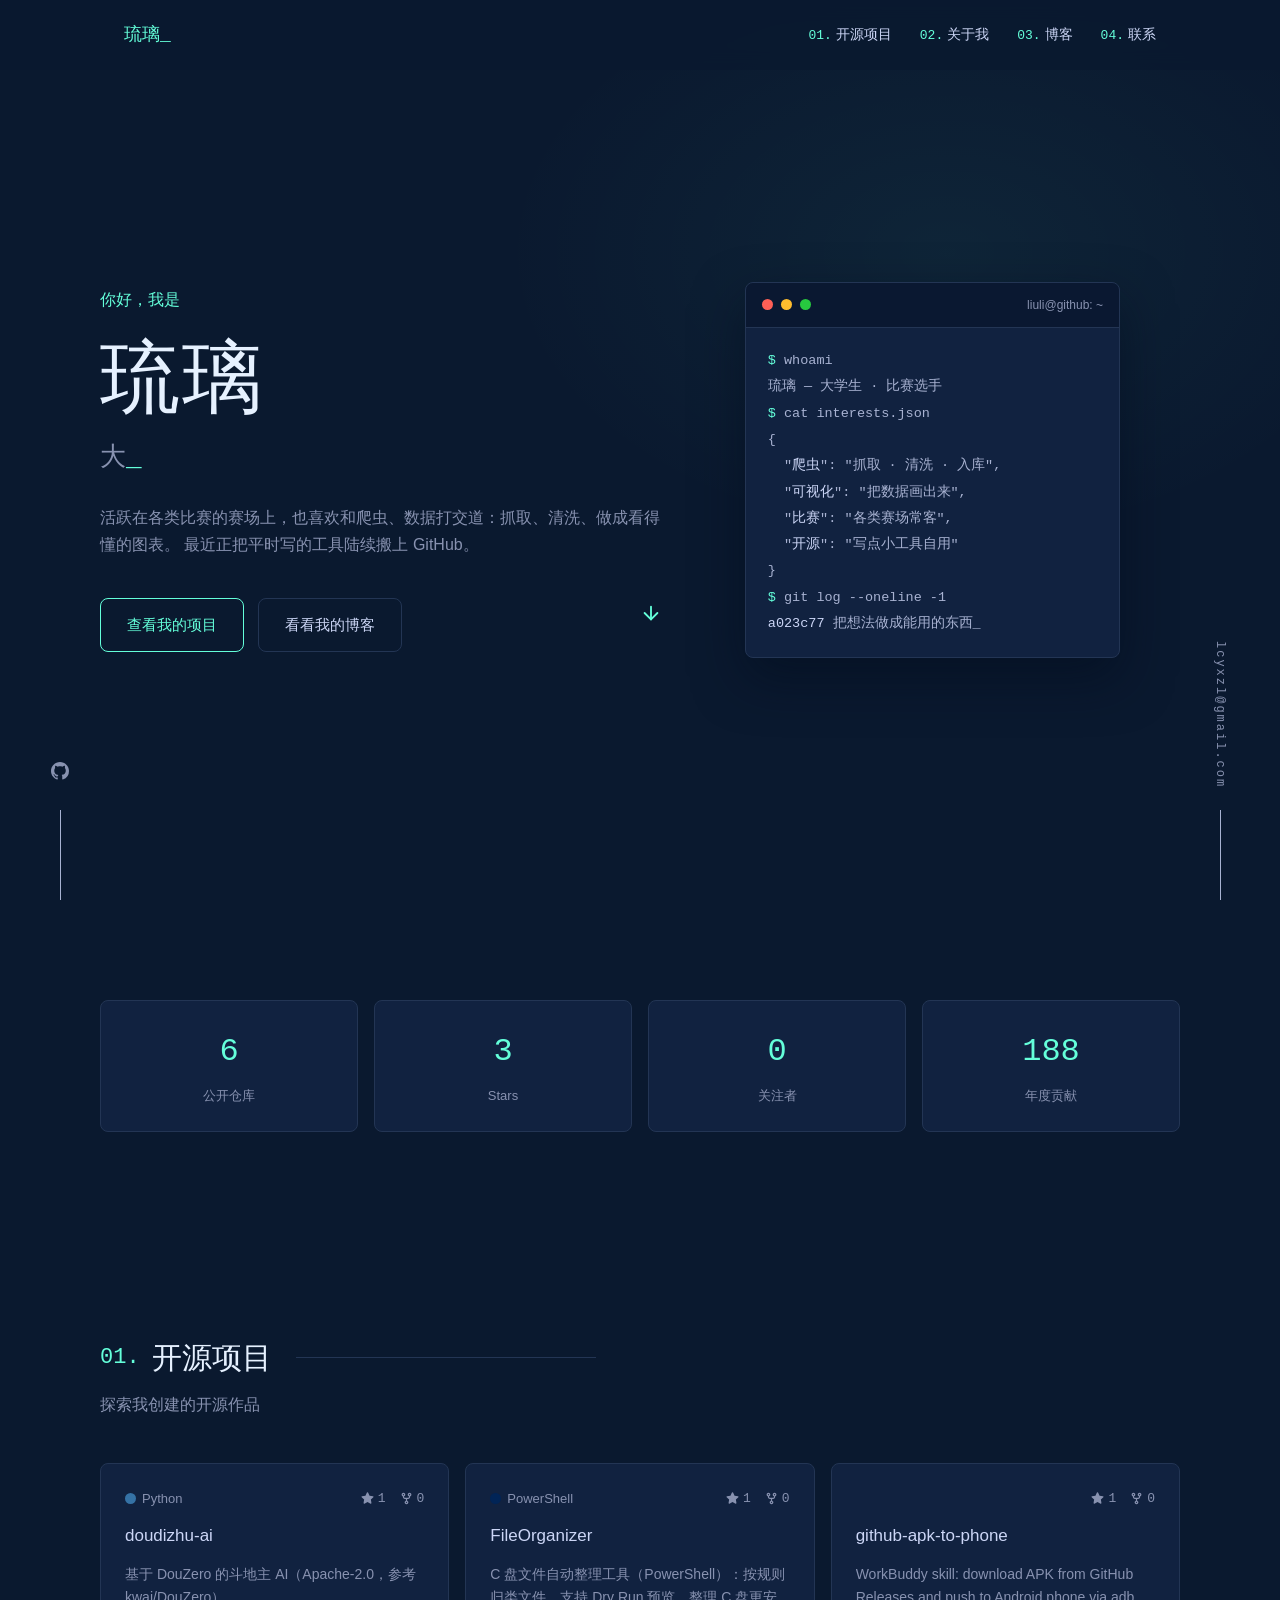
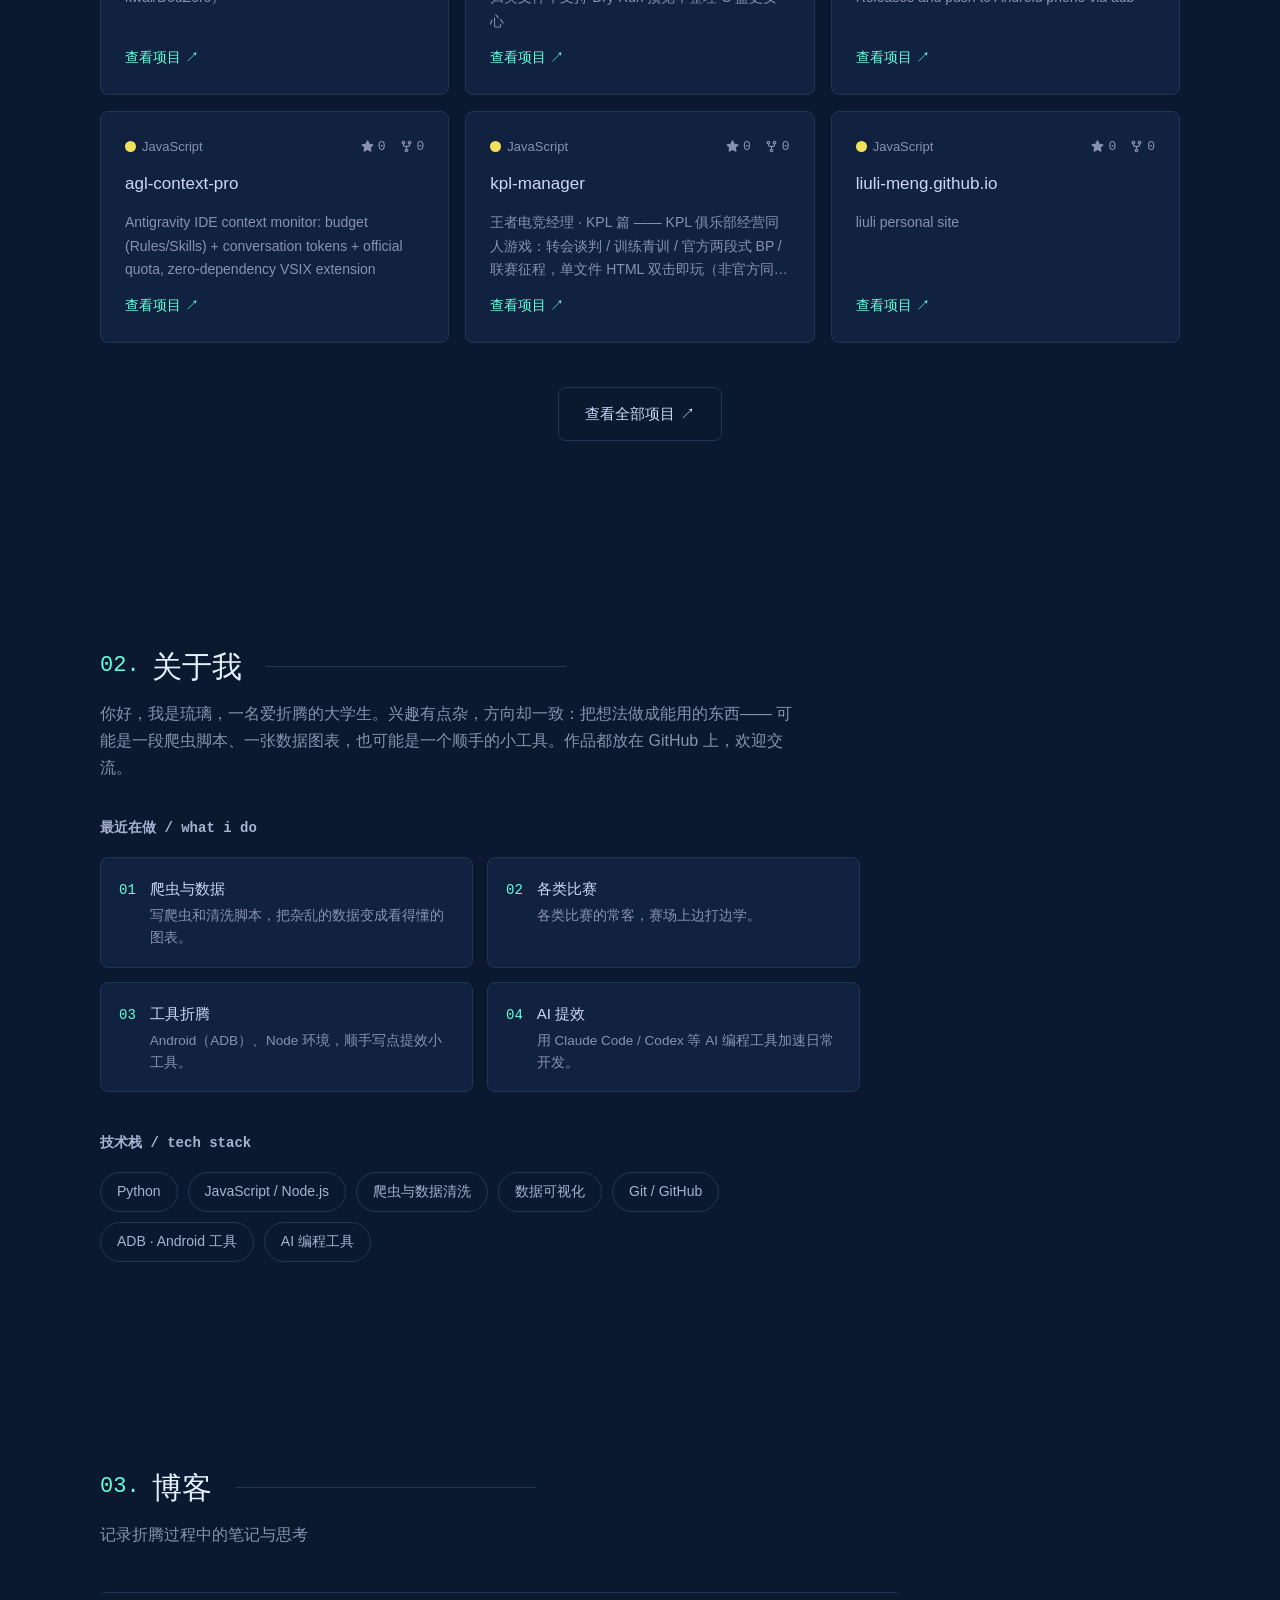
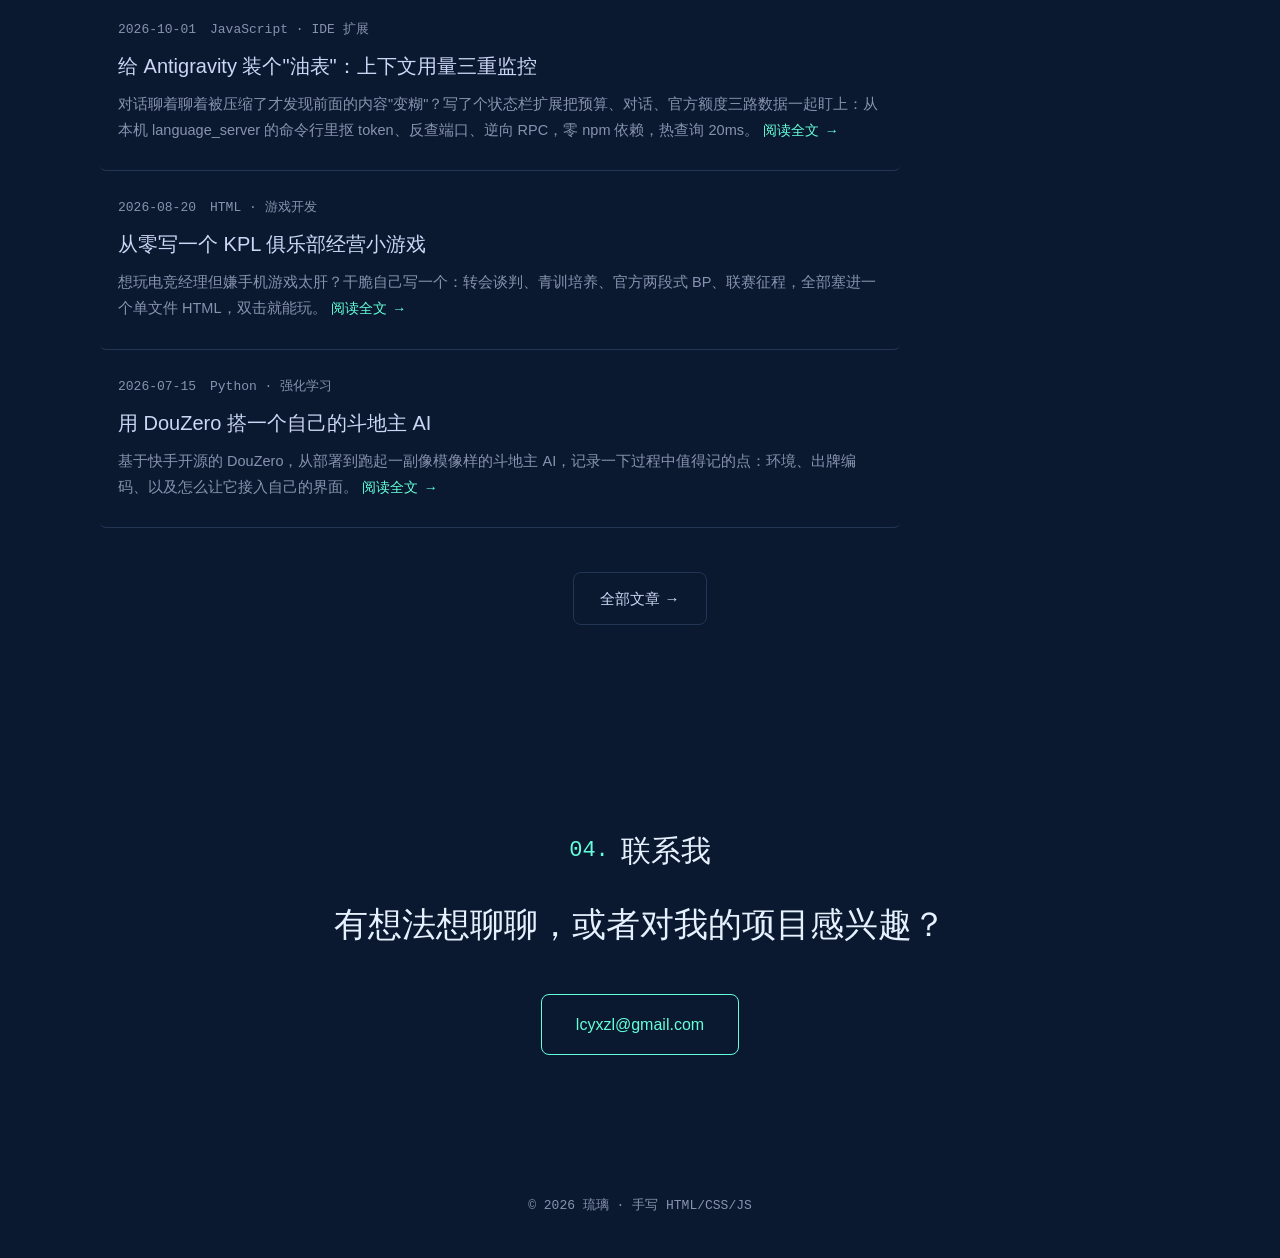
<file: index.html>
<!DOCTYPE html>
<html lang="zh-CN">
<head>
<meta charset="UTF-8">
<meta name="viewport" content="width=device-width, initial-scale=1.0">
<title>琉璃 · 个人主页</title>
<meta name="description" content="琉璃的个人主页：开源项目、技术栈与关于我。">
<meta name="theme-color" content="#0a192f">
<meta name="color-scheme" content="dark">
<!-- 预连接 GitHub 数据接口，首页统计和仓库列表拉取更快 -->
<link rel="preconnect" href="https://api.github.com" crossorigin>
<link rel="preconnect" href="https://github-contributions-api.jogruber.de" crossorigin>
<meta property="og:title" content="琉璃 · 个人主页">
<meta property="og:description" content="大学生 / 比赛选手 / 爬虫与数据可视化玩家。开源项目与联系方式都在这里。">
<meta property="og:type" content="website">
<meta property="og:url" content="https://liuli-meng.github.io/">
<meta property="og:image" content="https://liuli-meng.github.io/og-image.png">
<meta name="twitter:card" content="summary_large_image">
<link rel="icon" href="data:image/svg+xml,%3Csvg xmlns='http://www.w3.org/2000/svg' viewBox='0 0 64 64'%3E%3Crect width='64' height='64' rx='14' fill='%230a192f'/%3E%3Ctext x='32' y='45' font-family='monospace' font-size='36' font-weight='bold' fill='%2364ffda' text-anchor='middle'%3E%3E_%3C/text%3E%3C/svg%3E">
<link rel="stylesheet" href="css/style.css">
</head>
<body>

<!-- 左侧社交栏（电脑端）。填好 B 站 uid 后可照 GitHub 这条加回 Bilibili 图标链接 -->
<div class="side side-left">
  <a href="https://github.com/liuli-meng" target="_blank" rel="noopener" aria-label="GitHub">
    <svg viewBox="0 0 16 16" width="18" height="18" fill="currentColor"><path d="M8 0C3.58 0 0 3.58 0 8c0 3.54 2.29 6.53 5.47 7.59.4.07.55-.17.55-.38 0-.19-.01-.82-.01-1.49-2.01.37-2.53-.49-2.69-.94-.09-.23-.48-.94-.82-1.13-.28-.15-.68-.52-.01-.53.63-.01 1.08.58 1.23.82.72 1.21 1.87.87 2.33.66.07-.52.28-.87.51-1.07-1.78-.2-3.64-.89-3.64-3.95 0-.87.31-1.59.82-2.15-.08-.2-.36-1.02.08-2.12 0 0 .67-.21 2.2.82.64-.18 1.32-.27 2-.27s1.36.09 2 .27c1.53-1.04 2.2-.82 2.2-.82.44 1.1.16 1.92.08 2.12.51.56.82 1.27.82 2.15 0 3.07-1.87 3.75-3.65 3.95.29.25.54.73.54 1.48 0 1.07-.01 1.93-.01 2.2 0 .21.15.46.55.38A8.01 8.01 0 0 0 16 8c0-4.42-3.58-8-8-8z"/></svg>
  </a>
  <span class="side-line"></span>
</div>

<!-- 右侧邮箱栏（电脑端） -->
<div class="side side-right">
  <a class="mono" href="mailto:lcyxzl@gmail.com">lcyxzl@gmail.com</a>
  <span class="side-line"></span>
</div>

<!-- 顶部导航 -->
<header class="nav" id="nav">
  <div class="nav-inner">
    <a href="#top" class="nav-logo mono">琉璃<span class="logo-cursor">_</span></a>
    <nav class="nav-links" id="navLinks">
      <a href="#projects"><span class="mono">01.</span>开源项目</a>
      <a href="#about"><span class="mono">02.</span>关于我</a>
      <a href="#blog"><span class="mono">03.</span>博客</a>
      <a href="#contact"><span class="mono">04.</span>联系</a>
    </nav>
    <button class="nav-toggle" id="navToggle" aria-label="打开菜单" aria-controls="navLinks" aria-expanded="false">
      <span></span><span></span><span></span>
    </button>
  </div>
</header>

<main id="top">

  <!-- 首页 -->
  <section class="hero">
    <div class="hero-inner">
      <div class="hero-text">
        <p class="hero-greet mono">你好，我是</p>
        <h1 class="hero-name">琉璃</h1>
        <p class="hero-role mono" id="typewriter"></p>
        <p class="hero-desc">
          活跃在各类比赛的赛场上，也喜欢和爬虫、数据打交道：抓取、清洗、做成看得懂的图表。
          最近正把平时写的工具陆续搬上 GitHub。
        </p>
        <div class="hero-actions">
          <a class="btn btn-green" href="#projects">查看我的项目</a>
          <a class="btn btn-ghost" href="#blog">看看我的博客</a>
        </div>
      </div>
      <div class="hero-code" aria-hidden="true">
      <div class="code-bar"><span></span><span></span><span></span><em>liuli@github: ~</em></div>
      <pre class="code-body mono"><span class="c-prompt">$</span> whoami
琉璃 — 大学生 · 比赛选手
<span class="c-prompt">$</span> cat interests.json
{
  "<span class="c-key">爬虫</span>": "抓取 · 清洗 · 入库",
  "<span class="c-key">可视化</span>": "把数据画出来",
  "<span class="c-key">比赛</span>": "各类赛场常客",
  "<span class="c-key">开源</span>": "写点小工具自用"
}
<span class="c-prompt">$</span> git log --oneline -1
<span class="c-key">a023c77</span> 把想法做成能用的东西_</pre>
    </div>
    <a class="hero-scroll" href="#stats" aria-label="向下滚动查看更多">
      <svg width="22" height="22" viewBox="0 0 24 24" fill="none" stroke="currentColor" stroke-width="2" stroke-linecap="round" stroke-linejoin="round" aria-hidden="true"><path d="M12 5v14"/><path d="m19 12-7 7-7-7"/></svg>
    </a>
  </section>

  <!-- GitHub 统计 -->
  <section class="section" id="stats">
    <div class="section-inner stats-grid">
      <div class="stat-card">
        <div class="stat-num mono" id="statRepos">—</div>
        <div class="stat-label">公开仓库</div>
      </div>
      <div class="stat-card">
        <div class="stat-num mono" id="statStars">—</div>
        <div class="stat-label">Stars</div>
      </div>
      <div class="stat-card">
        <div class="stat-num mono" id="statFollowers">—</div>
        <div class="stat-label">关注者</div>
      </div>
      <div class="stat-card">
        <div class="stat-num mono" id="statContrib">—</div>
        <div class="stat-label">年度贡献</div>
      </div>
    </div>
  </section>

  <!-- 开源项目 -->
  <section class="section" id="projects">
    <div class="section-inner">
      <h2 class="section-title"><span class="title-num mono">01.</span>开源项目</h2>
      <p class="section-desc">探索我创建的开源作品</p>
      <div class="grid" id="repoGrid"><!-- 由 js/main.js 渲染 --></div>
      <div class="grid-more">
        <a class="btn btn-ghost" id="githubLink" href="https://github.com/liuli-meng" target="_blank" rel="noopener">查看全部项目 ↗</a>
      </div>
      <noscript><p class="section-desc" style="margin-top:16px;">项目列表由 JavaScript 渲染：请启用 JavaScript，或直接到 <a href="https://github.com/liuli-meng" target="_blank" rel="noopener">GitHub 主页</a>查看。</p></noscript>
    </div>
  </section>

  <!-- 关于我 -->
  <section class="section" id="about">
    <div class="section-inner">
      <h2 class="section-title"><span class="title-num mono">02.</span>关于我</h2>
      <p class="about-text">
        你好，我是琉璃，一名爱折腾的大学生。兴趣有点杂，方向却一致：把想法做成能用的东西——
        可能是一段爬虫脚本、一张数据图表，也可能是一个顺手的小工具。作品都放在 GitHub 上，欢迎交流。
      </p>
      <h3 class="skill-group-title mono">最近在做 / what i do</h3>
      <div class="doing-grid">
        <div class="doing-item">
          <span class="doing-num mono">01</span>
          <div>
            <h4 class="doing-title">爬虫与数据</h4>
            <p class="doing-text">写爬虫和清洗脚本，把杂乱的数据变成看得懂的图表。</p>
          </div>
        </div>
        <div class="doing-item">
          <span class="doing-num mono">02</span>
          <div>
            <h4 class="doing-title">各类比赛</h4>
            <p class="doing-text">各类比赛的常客，赛场上边打边学。</p>
          </div>
        </div>
        <div class="doing-item">
          <span class="doing-num mono">03</span>
          <div>
            <h4 class="doing-title">工具折腾</h4>
            <p class="doing-text">Android（ADB）、Node 环境，顺手写点提效小工具。</p>
          </div>
        </div>
        <div class="doing-item">
          <span class="doing-num mono">04</span>
          <div>
            <h4 class="doing-title">AI 提效</h4>
            <p class="doing-text">用 Claude Code / Codex 等 AI 编程工具加速日常开发。</p>
          </div>
        </div>
      </div>
      <div class="heatmap-box" id="heatmapBox" hidden>
        <h3 class="skill-group-title mono">过去一年 / contributions</h3>
        <div class="heatmap" id="heatmap" aria-label="GitHub 贡献热力图"></div>
        <div class="heatmap-legend mono">少 <span class="hm-cell"></span><span class="hm-cell l1"></span><span class="hm-cell l2"></span><span class="hm-cell l3"></span><span class="hm-cell l4"></span> 多</div>
      </div>
      <h3 class="skill-group-title mono">技术栈 / tech stack</h3>
      <div class="skill-chips">
        <span class="chip">Python</span>
        <span class="chip">JavaScript / Node.js</span>
        <span class="chip">爬虫与数据清洗</span>
        <span class="chip">数据可视化</span>
        <span class="chip">Git / GitHub</span>
        <span class="chip">ADB · Android 工具</span>
        <span class="chip">AI 编程工具</span>
      </div>
    </div>
  </section>

  <!-- 博客 -->
  <section class="section" id="blog">
    <div class="section-inner">
      <h2 class="section-title"><span class="title-num mono">03.</span>博客</h2>
      <p class="section-desc">记录折腾过程中的笔记与思考</p>
      <div class="post-list" id="postList" data-limit="3"></div>
      <noscript><p class="section-desc" style="margin-top:16px;">文章列表由 JavaScript 渲染，请启用 JavaScript 后查看，或访问 <a href="blog.html">博客列表页</a>。</p></noscript>
      <div class="grid-more">
        <a class="btn btn-ghost" href="blog.html">全部文章 →</a>
      </div>
    </div>
  </section>

  <!-- 联系 -->
  <section class="section" id="contact">
    <div class="section-inner contact-box">
      <h2 class="section-title"><span class="title-num mono">04.</span>联系我</h2>
      <p class="contact-big">有想法想聊聊，或者对我的项目感兴趣？</p>
      <a class="btn btn-green btn-lg" href="mailto:lcyxzl@gmail.com">lcyxzl@gmail.com</a>
    </div>
  </section>

</main>

<footer class="footer">
  <p class="mono">© <span id="year">2026</span> 琉璃 · 手写 HTML/CSS/JS</p>
</footer>

<script src="js/posts.js"></script>
<script src="js/blog.js"></script>
<script src="js/main.js"></script>
</body>
</html>
</file>
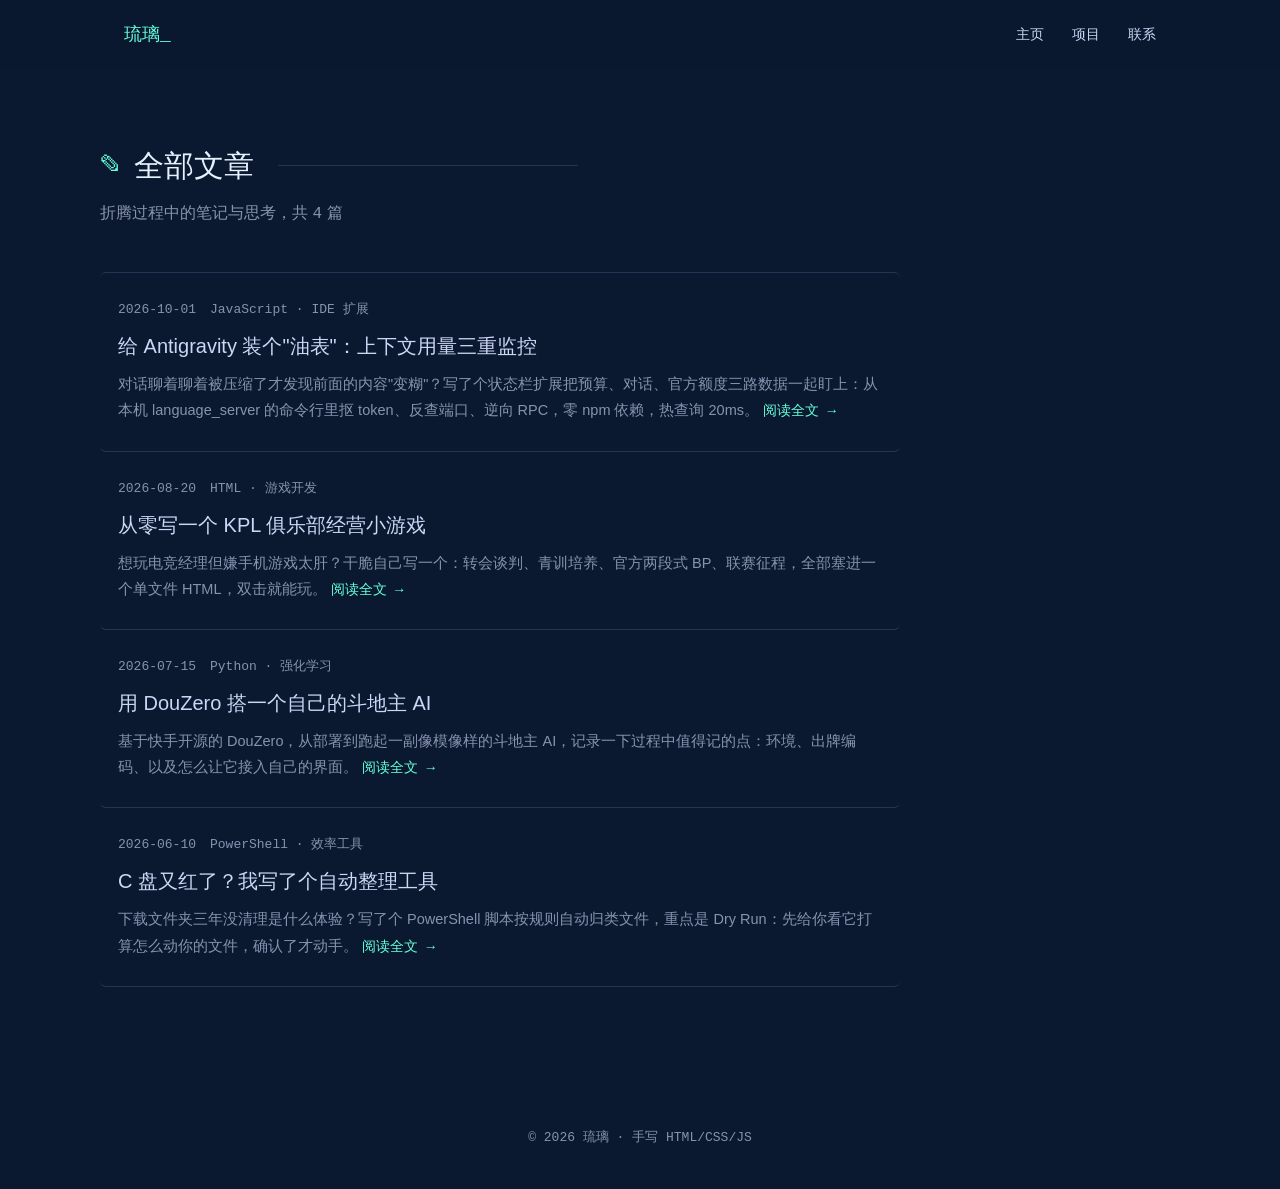
<file: blog.html>
<!DOCTYPE html>
<html lang="zh-CN">
<head>
<meta charset="UTF-8">
<meta name="viewport" content="width=device-width, initial-scale=1.0">
<title>博客 · 琉璃</title>
<meta name="description" content="琉璃的博客：折腾过程中的笔记与思考。">
<meta name="theme-color" content="#0a192f">
<meta name="color-scheme" content="dark">
<meta property="og:title" content="博客 · 琉璃">
<meta property="og:description" content="琉璃的博客：折腾过程中的笔记与思考。">
<meta property="og:type" content="website">
<meta property="og:url" content="https://liuli-meng.github.io/blog.html">
<meta property="og:image" content="https://liuli-meng.github.io/og-image.png">
<meta name="twitter:card" content="summary_large_image">
<link rel="icon" href="data:image/svg+xml,%3Csvg xmlns='http://www.w3.org/2000/svg' viewBox='0 0 64 64'%3E%3Crect width='64' height='64' rx='14' fill='%230a192f'/%3E%3Ctext x='32' y='45' font-family='monospace' font-size='36' font-weight='bold' fill='%2364ffda' text-anchor='middle'%3E%3E_%3C/text%3E%3C/svg%3E">
<link rel="stylesheet" href="css/style.css">
</head>
<body>

<header class="nav" id="nav">
  <div class="nav-inner">
    <a href="index.html" class="nav-logo mono">琉璃<span class="logo-cursor">_</span></a>
    <nav class="nav-links" id="navLinks">
      <a href="index.html">主页</a>
      <a href="index.html#projects">项目</a>
      <a href="index.html#contact">联系</a>
    </nav>
    <button class="nav-toggle" id="navToggle" aria-label="打开菜单" aria-controls="navLinks" aria-expanded="false">
      <span></span><span></span><span></span>
    </button>
  </div>
</header>

<main>
  <section class="section" style="padding-top: 140px;">
    <div class="section-inner">
      <h2 class="section-title"><span class="title-num mono">✎</span>全部文章</h2>
      <p class="section-desc">折腾过程中的笔记与思考，共 <span id="postCount" class="mono">0</span> 篇</p>
      <div class="post-list" id="postList"></div>
    </div>
  </section>
</main>

<footer class="footer">
  <p class="mono">© <span id="year">2026</span> 琉璃 · 手写 HTML/CSS/JS</p>
</footer>

<script src="js/posts.js"></script>
<script src="js/blog.js"></script>
</body>
</html>
</file>
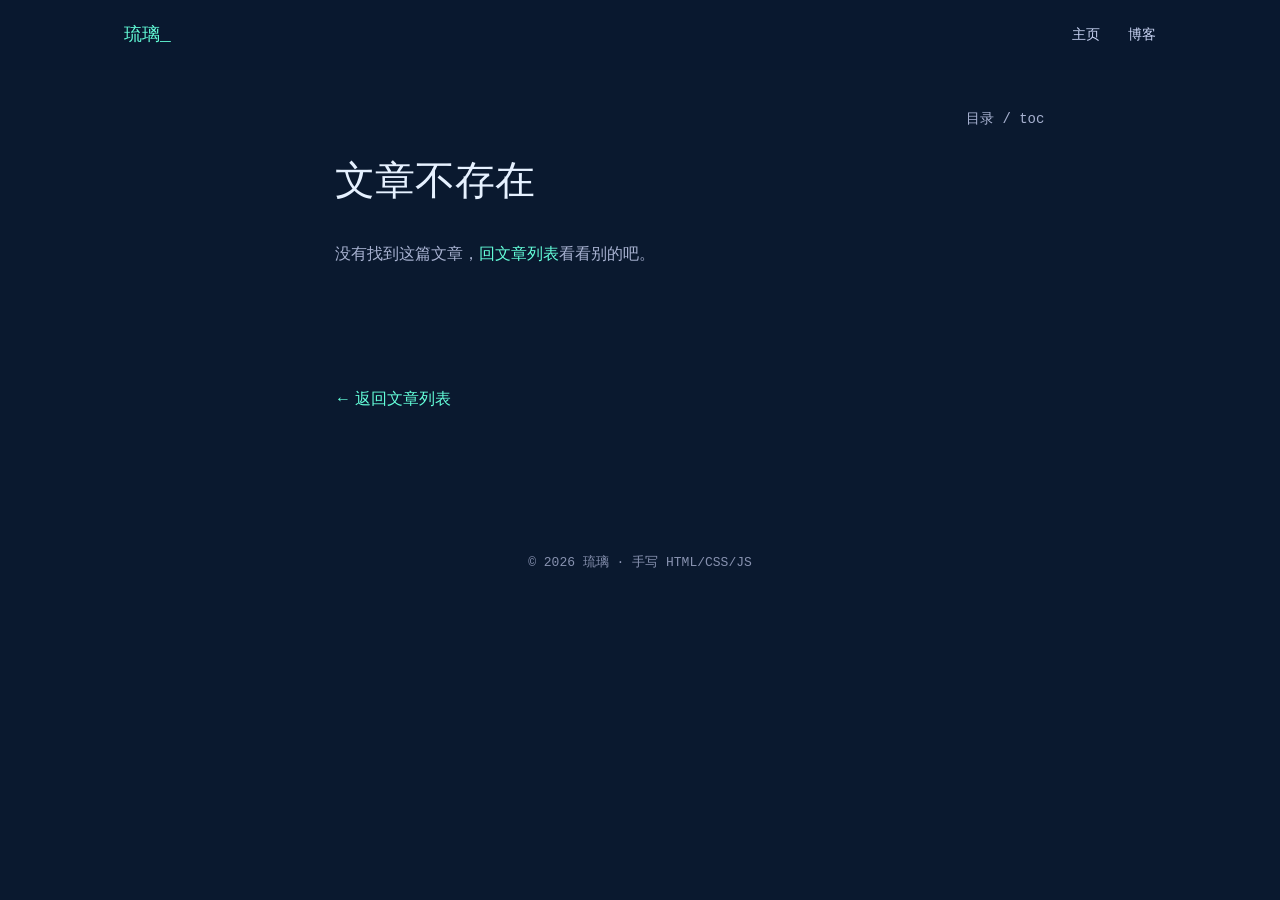
<file: post.html>
<!DOCTYPE html>
<html lang="zh-CN">
<head>
<meta charset="UTF-8">
<meta name="viewport" content="width=device-width, initial-scale=1.0">
<title>文章 · 琉璃</title>
<meta name="description" content="琉璃的博客文章：折腾过程中的笔记与思考。">
<meta name="theme-color" content="#0a192f">
<meta name="color-scheme" content="dark">
<meta property="og:type" content="article">
<meta property="og:url" content="https://liuli-meng.github.io/">
<meta property="og:image" content="https://liuli-meng.github.io/og-image.png">
<meta name="twitter:card" content="summary_large_image">
<meta property="og:title" content="">
<meta property="og:description" content="">
<link rel="icon" href="data:image/svg+xml,%3Csvg xmlns='http://www.w3.org/2000/svg' viewBox='0 0 64 64'%3E%3Crect width='64' height='64' rx='14' fill='%230a192f'/%3E%3Ctext x='32' y='45' font-family='monospace' font-size='36' font-weight='bold' fill='%2364ffda' text-anchor='middle'%3E%3E_%3C/text%3E%3C/svg%3E">
<link rel="stylesheet" href="css/style.css">
</head>
<body>

<header class="nav" id="nav">
  <div class="nav-inner">
    <a href="index.html" class="nav-logo mono">琉璃<span class="logo-cursor">_</span></a>
    <nav class="nav-links" id="navLinks">
      <a href="index.html">主页</a>
      <a href="blog.html">博客</a>
    </nav>
    <button class="nav-toggle" id="navToggle" aria-label="打开菜单" aria-controls="navLinks" aria-expanded="false">
      <span></span><span></span><span></span>
    </button>
  </div>
</header>

<main>
  <div class="post-layout">
    <article class="post-wrap">
      <p class="post-meta mono" id="postMeta"></p>
      <h1 class="post-h1" id="postTitle"></h1>
      <div class="post-body" id="postBody"></div>
      <nav class="post-nav" id="postNav" aria-label="上一篇下一篇"></nav>
      <section class="comments" id="comments" aria-label="评论区"></section>
      <p class="post-back"><a href="blog.html">← 返回文章列表</a></p>
    </article>
    <aside class="toc" id="toc" hidden>
      <p class="skill-group-title mono">目录 / toc</p>
      <div id="tocLinks"></div>
    </aside>
  </div>
</main>

<button class="back-top mono" id="backTop" type="button" aria-label="返回顶部" hidden>↑</button>

<footer class="footer">
  <p class="mono">© <span id="year">2026</span> 琉璃 · 手写 HTML/CSS/JS</p>
</footer>

<script src="js/posts.js"></script>
<script src="js/blog.js"></script>
</body>
</html>
</file>
<file: css/style.css>
/* ===== 配色：深色 navy + 荧光绿 ===== */
:root {
  --bg: #0a192f;
  --navy-light: #112240;
  --navy-lightest: #233554;
  --slate: #8892b0;
  --slate-light: #a8b2d1;
  --slate-lightest: #ccd6f6;
  --white: #e6f1ff;
  --green: #64ffda;
  --radius: 8px;
  --font-mono: "SF Mono", "Cascadia Code", Consolas, "Courier New", monospace;
}

* { margin: 0; padding: 0; box-sizing: border-box; }

html { scroll-behavior: smooth; scroll-padding-top: 80px; }

body {
  font-family: "PingFang SC", "Microsoft YaHei", "Helvetica Neue", Arial, sans-serif;
  background: var(--bg);
  color: var(--slate-lightest);
  line-height: 1.7;
  -webkit-font-smoothing: antialiased;
}

.mono { font-family: var(--font-mono); }

a { color: var(--green); text-decoration: none; transition: color 0.2s; }
a:hover { color: var(--white); }

::selection { background: rgba(100, 255, 218, 0.25); }

/* 滚动条与键盘焦点态 */
::-webkit-scrollbar { width: 10px; }
::-webkit-scrollbar-track { background: var(--bg); }
::-webkit-scrollbar-thumb { background: var(--navy-lightest); border-radius: 5px; }
::-webkit-scrollbar-thumb:hover { background: var(--slate); }
a:focus-visible, button:focus-visible { outline: 2px solid var(--green); outline-offset: 3px; border-radius: 4px; }

/* ===== 左右侧栏（电脑端）===== */
.side {
  position: fixed;
  bottom: 0;
  z-index: 90;
  display: flex;
  flex-direction: column;
  align-items: center;
  gap: 22px;
  width: 40px;
  color: var(--slate);
}
.side a { color: var(--slate); }
.side a:hover { color: var(--green); transform: translateY(-3px); }
.side-left { left: 40px; }
.side-right { right: 40px; }
.side-right a {
  writing-mode: vertical-rl;
  font-size: 12px;
  letter-spacing: 2px;
}
.side-line { width: 1px; height: 90px; background: var(--slate-light); }

/* ===== 导航 ===== */
.nav {
  position: fixed;
  top: 0; left: 0; right: 0;
  z-index: 100;
  background: rgba(10, 25, 47, 0.85);
  backdrop-filter: blur(10px);
  transition: box-shadow 0.3s;
}
.nav.scrolled { box-shadow: 0 8px 24px rgba(2, 12, 27, 0.5); }

.nav-inner {
  max-width: 1080px;
  margin: 0 auto;
  padding: 0 24px;
  height: 70px;
  display: flex;
  align-items: center;
  justify-content: space-between;
}

.nav-logo { font-size: 18px; color: var(--green); }
.logo-cursor { animation: blink 1.2s step-end infinite; }
@keyframes blink { 50% { opacity: 0; } }

.nav-links { display: flex; gap: 28px; }
.nav-links a { color: var(--slate-lightest); font-size: 14px; }
.nav-links a span { color: var(--green); margin-right: 4px; font-size: 13px; }
.nav-links a:hover, .nav-links a.active { color: var(--green); }

.nav-toggle {
  display: none;
  background: none;
  border: none;
  cursor: pointer;
  padding: 6px;
}
.nav-toggle span {
  display: block;
  width: 22px; height: 2px;
  background: var(--green);
  margin: 5px 0;
  border-radius: 2px;
}

/* ===== Hero ===== */
.hero {
  position: relative;
  min-height: 100vh;
  display: flex;
  align-items: center;
  padding: 120px 24px 80px;
}
/* 首屏右上角的淡淡绿色光晕 */
.hero::before {
  content: "";
  position: absolute;
  inset: 0;
  background: radial-gradient(640px 420px at 74% 28%, rgba(100, 255, 218, 0.05), transparent 70%);
  pointer-events: none;
}

.hero-inner { max-width: 1080px; margin: 0 auto; width: 100%; position: relative; }

/* 宽屏时首屏文字 + 代码窗口双栏 */
@media (min-width: 1024px) {
  .hero-inner { display: grid; grid-template-columns: 1.15fr 0.85fr; gap: 56px; align-items: center; }
}

/* 代码窗口装饰（手机上隐藏） */
.hero-code { display: none; }
@media (min-width: 1024px) {
  .hero-code {
    display: block;
    background: var(--navy-light);
    border: 1px solid var(--navy-lightest);
    border-radius: var(--radius);
    box-shadow: 0 20px 50px rgba(2, 12, 27, 0.5);
    overflow: hidden;
    margin-right: 60px; /* 避开右侧竖排邮箱栏 */
  }
}
.code-bar {
  display: flex;
  align-items: center;
  gap: 8px;
  padding: 12px 16px;
  border-bottom: 1px solid var(--navy-lightest);
  background: rgba(2, 12, 27, 0.4);
}
.code-bar span { width: 11px; height: 11px; border-radius: 50%; }
.code-bar span:nth-child(1) { background: #ff5f56; }
.code-bar span:nth-child(2) { background: #ffbd2e; }
.code-bar span:nth-child(3) { background: #27c93f; }
.code-bar em { margin-left: auto; font-style: normal; color: var(--slate); font-size: 12px; }
.code-body { padding: 20px 22px; font-size: 13.5px; line-height: 1.95; color: var(--slate-light); white-space: pre-wrap; }
.code-body .c-prompt { color: var(--green); }
.code-body .c-key { color: var(--slate-lightest); }

.hero-greet { color: var(--green); font-size: 16px; margin-bottom: 18px; }

.hero-name {
  font-size: clamp(44px, 8vw, 80px);
  font-weight: 500;
  color: var(--white);
  letter-spacing: 2px;
  line-height: 1.1;
  margin-bottom: 14px;
}

.hero-role {
  color: var(--slate);
  font-size: clamp(18px, 3vw, 26px);
  min-height: 1.6em;
  margin-bottom: 24px;
}
.hero-role::after {
  content: "_";
  color: var(--green);
  animation: blink 1.2s step-end infinite;
}

.hero-desc {
  max-width: 560px;
  color: var(--slate);
  font-size: 16px;
  margin-bottom: 40px;
}

.hero-actions { display: flex; gap: 14px; flex-wrap: wrap; }

/* 首屏向下引导箭头 */
.hero-scroll {
  position: absolute;
  left: 50%;
  bottom: 26px;
  color: var(--green);
  animation: bounce 2.2s ease-in-out infinite;
}
@keyframes bounce {
  0%, 100% { transform: translate(-50%, 0); }
  50% { transform: translate(-50%, 8px); }
}

.btn {
  display: inline-block;
  padding: 13px 26px;
  border-radius: var(--radius);
  font-size: 15px;
  border: 1px solid transparent;
  cursor: pointer;
  transition: transform 0.15s, background 0.2s, color 0.2s, border-color 0.2s;
}
.btn:hover { transform: translateY(-3px); color: var(--green); }

.btn-green {
  color: var(--green);
  border-color: var(--green);
  background: transparent;
}
.btn-green:hover { background: rgba(100, 255, 218, 0.1); }

.btn-ghost {
  color: var(--slate-lightest);
  border-color: var(--navy-lightest);
  background: transparent;
}
.btn-ghost:hover { border-color: var(--green); }

.btn-lg { padding: 16px 34px; font-size: 16px; }

/* ===== 通用区块 ===== */
.section { padding: 100px 24px; }

.section-inner { max-width: 1080px; margin: 0 auto; }

.section-title {
  font-size: 30px;
  font-weight: 500;
  color: var(--white);
  margin-bottom: 8px;
  display: flex;
  align-items: center;
  gap: 12px;
}
.title-num { color: var(--green); font-size: 22px; }
.section-title::after {
  content: "";
  flex: 1;
  height: 1px;
  background: var(--navy-lightest);
  margin-left: 12px;
  max-width: 300px;
}

.section-desc { color: var(--slate); margin-bottom: 44px; }

/* ===== 统计 ===== */
.stats-grid {
  display: grid;
  grid-template-columns: repeat(auto-fit, minmax(150px, 1fr));
  gap: 16px;
}

.stat-card {
  background: var(--navy-light);
  border: 1px solid var(--navy-lightest);
  border-radius: var(--radius);
  padding: 24px 16px;
  text-align: center;
  transition: transform 0.2s, border-color 0.2s;
}
.stat-card:hover { transform: translateY(-4px); border-color: var(--green); }

.stat-num { font-size: 32px; color: var(--green); margin-bottom: 6px; }
.stat-label { color: var(--slate); font-size: 13px; }

/* ===== 项目卡片 ===== */
.grid {
  display: grid;
  grid-template-columns: repeat(auto-fill, minmax(320px, 1fr));
  gap: 16px;
}

.card {
  background: var(--navy-light);
  border: 1px solid var(--navy-lightest);
  border-radius: var(--radius);
  padding: 24px;
  display: flex;
  flex-direction: column;
  gap: 12px;
  transition: transform 0.2s, border-color 0.2s, box-shadow 0.2s;
}
.card:hover { transform: translateY(-5px); border-color: var(--green); box-shadow: 0 12px 30px rgba(2, 12, 27, 0.4); }

.card-head {
  display: flex;
  align-items: center;
  justify-content: space-between;
  gap: 8px;
}

.card-lang {
  display: inline-flex;
  align-items: center;
  gap: 6px;
  color: var(--slate);
  font-size: 13px;
}
.lang-dot { width: 11px; height: 11px; border-radius: 50%; flex-shrink: 0; }

.card-meta {
  display: flex;
  align-items: center;
  gap: 14px;
  color: var(--slate);
  font-size: 13px;
  font-family: var(--font-mono);
  white-space: nowrap;
}
.card-meta span { display: inline-flex; align-items: center; gap: 4px; }

.card-title { font-size: 17px; font-weight: 500; color: var(--slate-lightest); }
.card-title:hover { color: var(--green); }

.card-text {
  color: var(--slate);
  font-size: 14px;
  flex: 1;
  display: -webkit-box;
  -webkit-line-clamp: 3;
  -webkit-box-orient: vertical;
  overflow: hidden;
}

.card-link { font-size: 14px; }

.grid-more { text-align: center; margin-top: 44px; }

/* ===== 博客列表 ===== */
.post-list { display: flex; flex-direction: column; max-width: 800px; }
.post-item {
  padding: 26px 18px;
  border-bottom: 1px solid var(--navy-lightest);
  border-radius: 6px;
  transition: background 0.2s;
}
.post-item:first-child { border-top: 1px solid var(--navy-lightest); }
.post-item:hover { background: rgba(17, 34, 64, 0.55); }
.post-meta {
  display: flex;
  gap: 14px;
  color: var(--slate);
  font-size: 13px;
  margin-bottom: 8px;
}
.post-title { font-size: 20px; font-weight: 500; margin-bottom: 8px; }
.post-title a { color: var(--slate-lightest); }
.post-title a:hover { color: var(--green); }
.post-excerpt { color: var(--slate); font-size: 14.5px; line-height: 1.8; }
.more { font-family: var(--font-mono); font-size: 14px; white-space: nowrap; }

/* ===== 文章阅读页 ===== */
.post-wrap { max-width: 820px; margin: 0 auto; padding: 140px 24px 100px; }
.post-h1 {
  font-size: clamp(28px, 5vw, 40px);
  color: var(--white);
  font-weight: 500;
  line-height: 1.4;
  margin: 12px 0 30px;
}
.post-body { color: var(--slate-light); font-size: 16px; }
.post-body h2 {
  color: var(--slate-lightest);
  font-size: 22px;
  font-weight: 500;
  margin: 42px 0 14px;
}
.post-body h3 { color: var(--slate-lightest); font-size: 18px; font-weight: 500; margin: 30px 0 12px; }
.post-body p { margin-bottom: 16px; line-height: 1.95; }
.post-body ul { margin: 0 0 16px 4px; padding-left: 20px; }
.post-body li { margin-bottom: 8px; line-height: 1.85; }
.post-body a { color: var(--green); }
.post-body a:hover { color: var(--white); }
.post-body code {
  background: rgba(100, 255, 218, 0.08);
  color: var(--green);
  padding: 2px 7px;
  border-radius: 5px;
  font-family: var(--font-mono);
  font-size: 14px;
}
.post-body pre {
  background: #020c1b;
  border: 1px solid var(--navy-lightest);
  border-radius: var(--radius);
  padding: 18px 20px;
  overflow-x: auto;
  margin-bottom: 20px;
}
.post-body pre code { background: none; color: var(--slate-light); padding: 0; font-size: 14px; line-height: 1.8; }
.post-body blockquote {
  border-left: 3px solid var(--green);
  background: rgba(17, 34, 64, 0.5);
  padding: 12px 20px;
  color: var(--slate);
  border-radius: 0 6px 6px 0;
  margin: 0 0 20px;
}
.post-back { margin-top: 48px; }

/* 文章评论区（giscus） */
.comments { margin-top: 64px; }

/* 文章页宽屏：正文 + 右侧目录双栏 */
.post-layout { max-width: 1160px; margin: 0 auto; }
.toc { display: none; }
@media (min-width: 1200px) {
  .post-layout {
    display: grid;
    grid-template-columns: minmax(0, 1fr) 230px;
    gap: 60px;
    align-items: start;
    padding: 0 24px;
  }
  .post-wrap { max-width: none; padding: 140px 0 100px; }
  .toc { display: block; position: sticky; top: 108px; }
}
.toc .skill-group-title { margin-bottom: 10px; }
.toc a {
  display: block;
  color: var(--slate);
  font-size: 13px;
  line-height: 1.5;
  padding: 5px 0 5px 12px;
  border-left: 1px solid var(--navy-lightest);
  transition: color 0.2s, border-color 0.2s;
}
.toc a:hover, .toc a.active { color: var(--green); border-left-color: var(--green); }

/* 上一篇 / 下一篇 */
.post-nav {
  display: grid;
  grid-template-columns: 1fr 1fr;
  gap: 14px;
  margin-top: 52px;
}
.pn {
  border: 1px solid var(--navy-lightest);
  border-radius: var(--radius);
  padding: 16px 18px;
  display: flex;
  flex-direction: column;
  gap: 6px;
  transition: border-color 0.2s, transform 0.2s;
}
.pn:hover { border-color: var(--green); transform: translateY(-3px); }
.pn .pn-label { color: var(--slate); font-size: 12px; }
.pn strong { color: var(--slate-lightest); font-size: 14.5px; font-weight: 500; line-height: 1.6; }
.pn.next { text-align: right; }
@media (max-width: 640px) {
  .post-nav { grid-template-columns: 1fr; }
  .pn.next { text-align: left; }
}

/* 代码块复制按钮 */
.code-wrap { position: relative; }
.copy-btn {
  position: absolute;
  top: 10px;
  right: 10px;
  background: var(--navy-light);
  color: var(--slate-light);
  border: 1px solid var(--navy-lightest);
  border-radius: 6px;
  font-size: 12px;
  padding: 4px 10px;
  cursor: pointer;
  transition: color 0.2s, border-color 0.2s;
}
.copy-btn:hover { color: var(--green); border-color: var(--green); }

/* 返回顶部（桌面端避开右侧邮箱栏） */
.back-top {
  position: fixed;
  right: 96px;
  bottom: 28px;
  z-index: 95;
  width: 42px;
  height: 42px;
  border-radius: 50%;
  background: var(--navy-light);
  color: var(--green);
  border: 1px solid var(--navy-lightest);
  cursor: pointer;
  font-size: 16px;
  opacity: 0;
  transform: translateY(10px);
  pointer-events: none;
  transition: opacity 0.25s, transform 0.25s, border-color 0.2s;
}
.back-top.show { opacity: 1; transform: none; pointer-events: auto; }
.back-top:hover { border-color: var(--green); }
@media (max-width: 768px) {
  .back-top { right: 20px; bottom: 20px; }
}

/* ===== 贡献热力图 ===== */
.heatmap-box { max-width: 760px; margin-bottom: 40px; }
.heatmap {
  display: grid;
  grid-template-rows: repeat(7, 11px);
  grid-auto-flow: column;
  grid-auto-columns: 11px;
  gap: 3px;
  overflow-x: auto;
  padding-bottom: 8px;
}
.hm-cell { width: 11px; height: 11px; border-radius: 2.5px; background: rgba(100, 255, 218, 0.07); flex-shrink: 0; }
.hm-cell.l1 { background: #0e4429; }
.hm-cell.l2 { background: #006d32; }
.hm-cell.l3 { background: #26a641; }
.hm-cell.l4 { background: #39d353; }
.heatmap-legend {
  display: flex;
  align-items: center;
  justify-content: flex-end;
  gap: 4px;
  color: var(--slate);
  font-size: 12px;
  margin-top: 10px;
}

/* ===== 关于 ===== */
.about-text { color: var(--slate); max-width: 700px; margin-bottom: 36px; font-size: 16px; }

/* 最近在做 */
.doing-grid {
  display: grid;
  grid-template-columns: repeat(auto-fit, minmax(280px, 1fr));
  gap: 14px;
  max-width: 760px;
  margin-bottom: 40px;
}
.doing-item {
  display: flex;
  gap: 14px;
  background: var(--navy-light);
  border: 1px solid var(--navy-lightest);
  border-radius: var(--radius);
  padding: 18px;
  transition: transform 0.2s, border-color 0.2s;
}
.doing-item:hover { transform: translateY(-3px); border-color: var(--green); }
.doing-num { color: var(--green); font-size: 14px; padding-top: 3px; }
.doing-title { color: var(--slate-lightest); font-size: 15px; font-weight: 500; margin-bottom: 4px; }
.doing-text { color: var(--slate); font-size: 13.5px; line-height: 1.6; }

.skill-group-title { color: var(--slate-light); font-size: 14px; margin-bottom: 16px; }

.skill-chips { display: flex; flex-wrap: wrap; gap: 10px; max-width: 700px; }
.chip {
  border: 1px solid var(--navy-lightest);
  border-radius: 999px;
  padding: 7px 16px;
  font-size: 14px;
  color: var(--slate-light);
  transition: border-color 0.2s, color 0.2s;
}
.chip:hover { border-color: var(--green); color: var(--green); }

/* ===== 联系 ===== */
.contact-box { text-align: center; }
.contact-box .section-title { justify-content: center; }
.contact-box .section-title::after { display: none; }
.contact-big {
  color: var(--white);
  font-size: clamp(22px, 4vw, 34px);
  font-weight: 500;
  margin: 20px 0 40px;
}

/* ===== 页脚 ===== */
.footer {
  padding: 40px 24px;
  text-align: center;
  color: var(--slate);
  font-size: 13px;
}
.footer a { color: var(--green); }

/* ===== 滚动入场 ===== */
.reveal { opacity: 0; transform: translateY(24px); transition: opacity 0.6s ease, transform 0.6s ease; }
.reveal.visible { opacity: 1; transform: none; }

/* 区块显示后，卡片错落浮现 */
.section.visible .stat-card,
.section.visible .card,
.section.visible .doing-item { animation: fadeUp 0.5s ease backwards; }
.section.visible .stat-card:nth-child(2), .section.visible .doing-item:nth-child(2) { animation-delay: 0.08s; }
.section.visible .stat-card:nth-child(3), .section.visible .doing-item:nth-child(3) { animation-delay: 0.16s; }
.section.visible .stat-card:nth-child(4), .section.visible .doing-item:nth-child(4) { animation-delay: 0.24s; }
.section.visible .card:nth-child(2) { animation-delay: 0.06s; }
.section.visible .card:nth-child(3) { animation-delay: 0.12s; }
.section.visible .card:nth-child(4) { animation-delay: 0.18s; }
.section.visible .card:nth-child(5) { animation-delay: 0.24s; }
.section.visible .card:nth-child(6) { animation-delay: 0.3s; }
.section.visible .card:nth-child(7) { animation-delay: 0.36s; }
.section.visible .card:nth-child(8) { animation-delay: 0.42s; }
.section.visible .card:nth-child(9) { animation-delay: 0.48s; }
@keyframes fadeUp {
  from { opacity: 0; transform: translateY(16px); }
}

/* 尊重系统"减少动态效果"设置 */
@media (prefers-reduced-motion: reduce) {
  html { scroll-behavior: auto; }
  *, *::before, *::after {
    animation-duration: 0.01ms !important;
    animation-iteration-count: 1 !important;
    transition-duration: 0.01ms !important;
  }
  .reveal { opacity: 1; transform: none; }
}

/* ===== 移动端 ===== */
@media (max-width: 768px) {
  .side { display: none; }

  .nav-links {
    position: fixed;
    top: 70px; left: 0; right: 0;
    background: var(--bg);
    border-bottom: 1px solid var(--navy-lightest);
    flex-direction: column;
    gap: 0;
    padding: 8px 24px;
    display: none;
  }
  .nav-links.open { display: flex; }
  .nav-links a { padding: 14px 0; border-bottom: 1px solid var(--navy-lightest); }
  .nav-links a:last-child { border-bottom: none; }

  .nav-toggle { display: block; }

  .section { padding: 72px 24px; }
  .grid { grid-template-columns: 1fr; }
}
</file>
